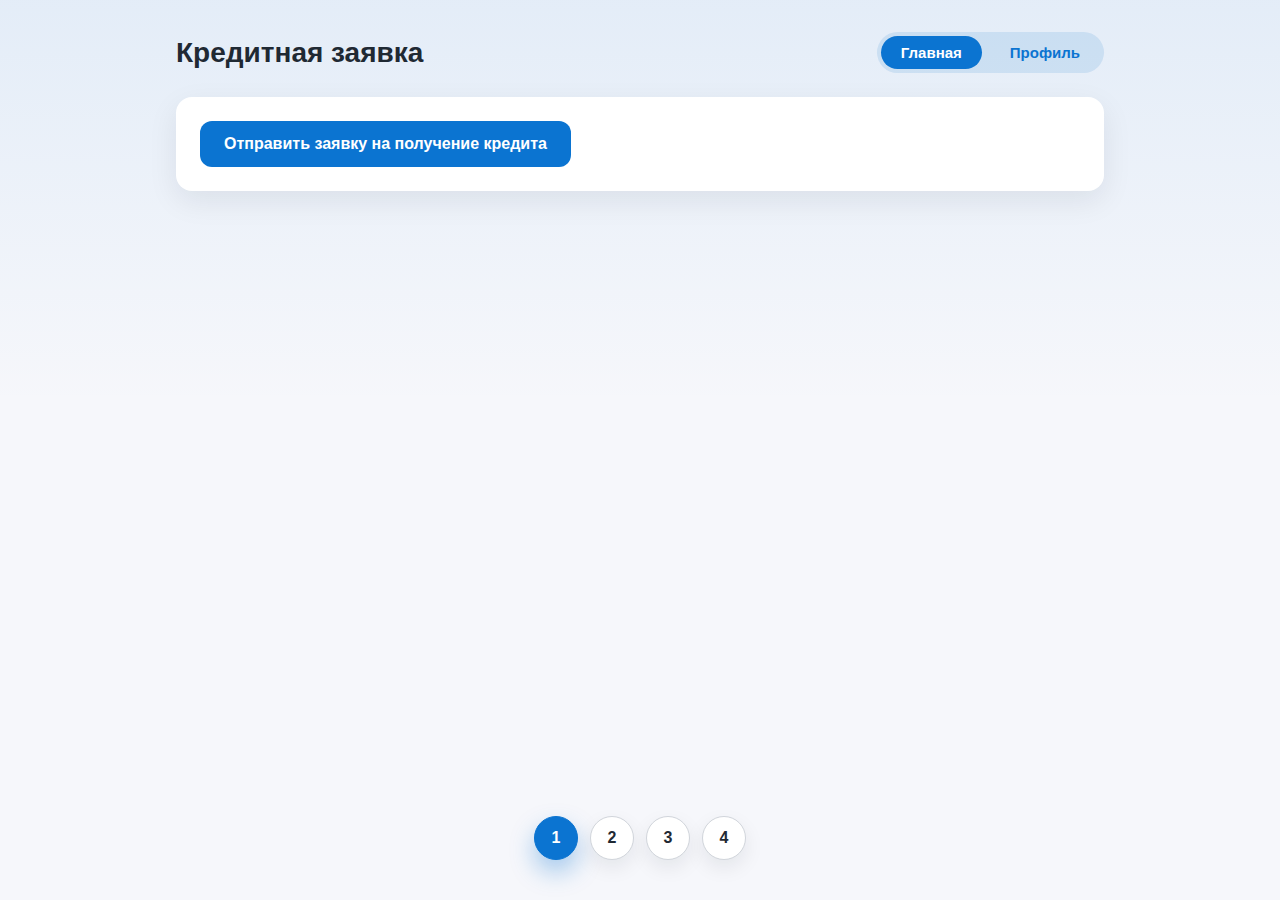
<file: index.html>
<!DOCTYPE html>
<html lang="ru">
<head>
  <meta charset="UTF-8">
  <meta name="viewport" content="width=device-width, initial-scale=1.0">
  <title>Кредитная заявка</title>
  <link rel="stylesheet" href="styles.css">
</head>
<body>
  <div class="app">
    <header class="app__header">
      <h1>Кредитная заявка</h1>
      <nav class="tabs" role="tablist">
        <button class="tabs__tab tabs__tab--active" data-target="home" role="tab" aria-selected="true">Главная</button>
        <button class="tabs__tab" data-target="profile" role="tab" aria-selected="false">Профиль</button>
      </nav>
    </header>

    <main class="app__content">
      <section id="home" class="tab-content tab-content--active" role="tabpanel">
        <button id="open-application" class="primary-button">Отправить заявку на получение кредита</button>

        <section id="application" class="application application--hidden" aria-live="polite">
          <header class="application__header">
            <h2>Статус заявки</h2>
            <div class="stages" role="list">
              <div class="stage stage--active" data-stage-index="0">Формирование</div>
              <div class="stage" data-stage-index="1">Согласование</div>
              <div class="stage" data-stage-index="2">Регистрация</div>
              <div class="stage" data-stage-index="3">В работе</div>
              <div class="stage" data-stage-index="4">Выполнено</div>
              <button id="next-stage" class="stage-control" aria-label="Следующий этап" title="Следующий этап">➡</button>
            </div>
          </header>

          <div class="application__body">
            <label class="field">
              <span class="field__label">Менеджер</span>
              <input type="text" id="manager" class="field__input" placeholder="Нажмите, чтобы подставить имя из профиля" readonly>
            </label>
          </div>
        </section>
      </section>

      <section id="profile" class="tab-content" role="tabpanel">
        <form id="profile-form" class="profile" novalidate>
          <p class="profile__hint">Имя должно состоять минимум из 2 букв, допустимы только кириллица и пробелы.</p>
          <label class="field">
            <span class="field__label">Имя</span>
            <input type="text" id="name" class="field__input" name="name" placeholder="Введите имя" required pattern="^[А-Яа-яЁё\s]{2,}$">
            <span class="field__error" id="name-error"></span>
          </label>

          <p class="profile__hint">Email должен соответствовать формату user@example.com.</p>
          <label class="field">
            <span class="field__label">Email</span>
            <input type="email" id="email" class="field__input" name="email" placeholder="Введите email">
            <span class="field__error" id="email-error"></span>
          </label>

          <button type="submit" class="primary-button">Сохранить</button>
        </form>
      </section>
    </main>
  </div>

  <div id="toast" class="toast" role="status" aria-live="assertive"></div>

  <nav class="pagination" aria-label="Навигация по страницам">
    <a href="index.html" class="pagination__link pagination__link--active" aria-current="page">1</a>
    <a href="credit.html" class="pagination__link">2</a>
    <a href="rzd.html" class="pagination__link">3</a>
    <a href="lifestyle.html" class="pagination__link">4</a>
  </nav>

  <script src="script.js"></script>
</body>
</html>
</file>
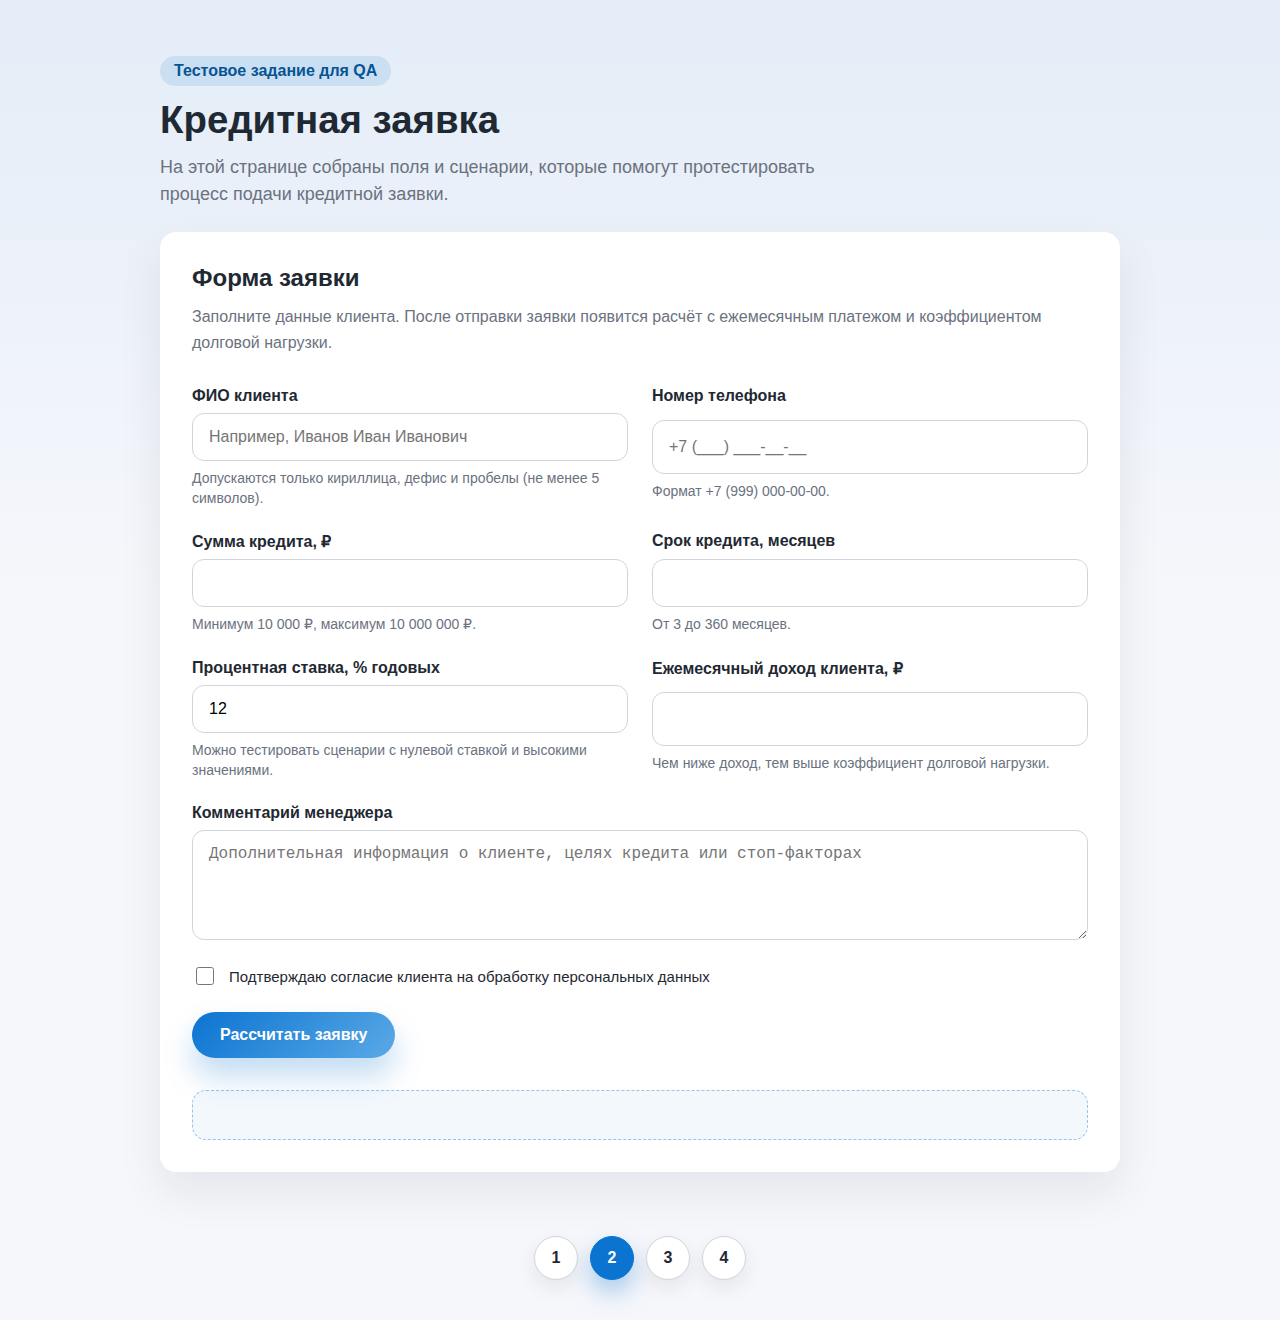
<file: credit.html>
<!DOCTYPE html>
<html lang="ru">
<head>
  <meta charset="UTF-8">
  <meta name="viewport" content="width=device-width, initial-scale=1.0">
  <title>Тестовое задание — Кредитная заявка</title>
  <link rel="stylesheet" href="styles.css">
</head>
<body>
  <header class="site-header">
    <div class="site-header__inner">
      <p class="site-header__badge">Тестовое задание для QA</p>
      <h1 class="site-header__title">Кредитная заявка</h1>
      <p class="site-header__subtitle">На этой странице собраны поля и сценарии, которые помогут протестировать процесс подачи кредитной заявки.</p>
    </div>
  </header>

  <main class="page">
    <section class="card" aria-labelledby="credit-form-title">
      <header class="card__header">
        <h2 id="credit-form-title">Форма заявки</h2>
        <p class="card__hint">Заполните данные клиента. После отправки заявки появится расчёт с ежемесячным платежом и коэффициентом долговой нагрузки.</p>
      </header>

      <form id="credit-form" class="form" novalidate>
        <div class="form__row">
          <label class="field">
            <span class="field__label">ФИО клиента</span>
            <input type="text" id="client-name" name="client-name" class="field__input" placeholder="Например, Иванов Иван Иванович" required pattern="^[А-Яа-яЁё\-\s]{5,}$">
            <span class="field__description">Допускаются только кириллица, дефис и пробелы (не менее 5 символов).</span>
          </label>

          <label class="field">
            <span class="field__label">Номер телефона</span>
            <input type="tel" id="client-phone" name="client-phone" class="field__input" placeholder="+7 (___) ___-__-__" required pattern="^\+7\s?\(?\d{3}\)?[\s\-]?\d{3}[\s\-]?\d{2}[\s\-]?\d{2}$">
            <span class="field__description">Формат +7 (999) 000-00-00.</span>
          </label>
        </div>

        <div class="form__row">
          <label class="field">
            <span class="field__label">Сумма кредита, ₽</span>
            <input type="number" id="loan-amount" name="loan-amount" class="field__input" min="10000" max="10000000" step="1000" required>
            <span class="field__description">Минимум 10 000 ₽, максимум 10 000 000 ₽.</span>
          </label>

          <label class="field">
            <span class="field__label">Срок кредита, месяцев</span>
            <input type="number" id="loan-term" name="loan-term" class="field__input" min="3" max="360" step="1" required>
            <span class="field__description">От 3 до 360 месяцев.</span>
          </label>
        </div>

        <div class="form__row">
          <label class="field">
            <span class="field__label">Процентная ставка, % годовых</span>
            <input type="number" id="interest-rate" name="interest-rate" class="field__input" min="0" max="50" step="0.1" value="12" required>
            <span class="field__description">Можно тестировать сценарии с нулевой ставкой и высокими значениями.</span>
          </label>

          <label class="field">
            <span class="field__label">Ежемесячный доход клиента, ₽</span>
            <input type="number" id="client-income" name="client-income" class="field__input" min="0" step="100" required>
            <span class="field__description">Чем ниже доход, тем выше коэффициент долговой нагрузки.</span>
          </label>
        </div>

        <label class="field">
          <span class="field__label">Комментарий менеджера</span>
          <textarea id="manager-comment" name="manager-comment" class="field__textarea" rows="3" placeholder="Дополнительная информация о клиенте, целях кредита или стоп-факторах"></textarea>
        </label>

        <label class="agreement">
          <input type="checkbox" id="consent" name="consent" required>
          <span>Подтверждаю согласие клиента на обработку персональных данных</span>
        </label>

        <button type="submit" class="button">Рассчитать заявку</button>
      </form>

      <section id="credit-result" class="result" aria-live="polite"></section>
    </section>
  </main>

  <nav class="pagination" aria-label="Навигация по страницам">
    <a href="index.html" class="pagination__link">1</a>
    <a href="credit.html" class="pagination__link pagination__link--active" aria-current="page">2</a>
    <a href="rzd.html" class="pagination__link">3</a>
    <a href="lifestyle.html" class="pagination__link">4</a>
  </nav>

  <script src="script.js"></script>
</body>
</html>
</file>
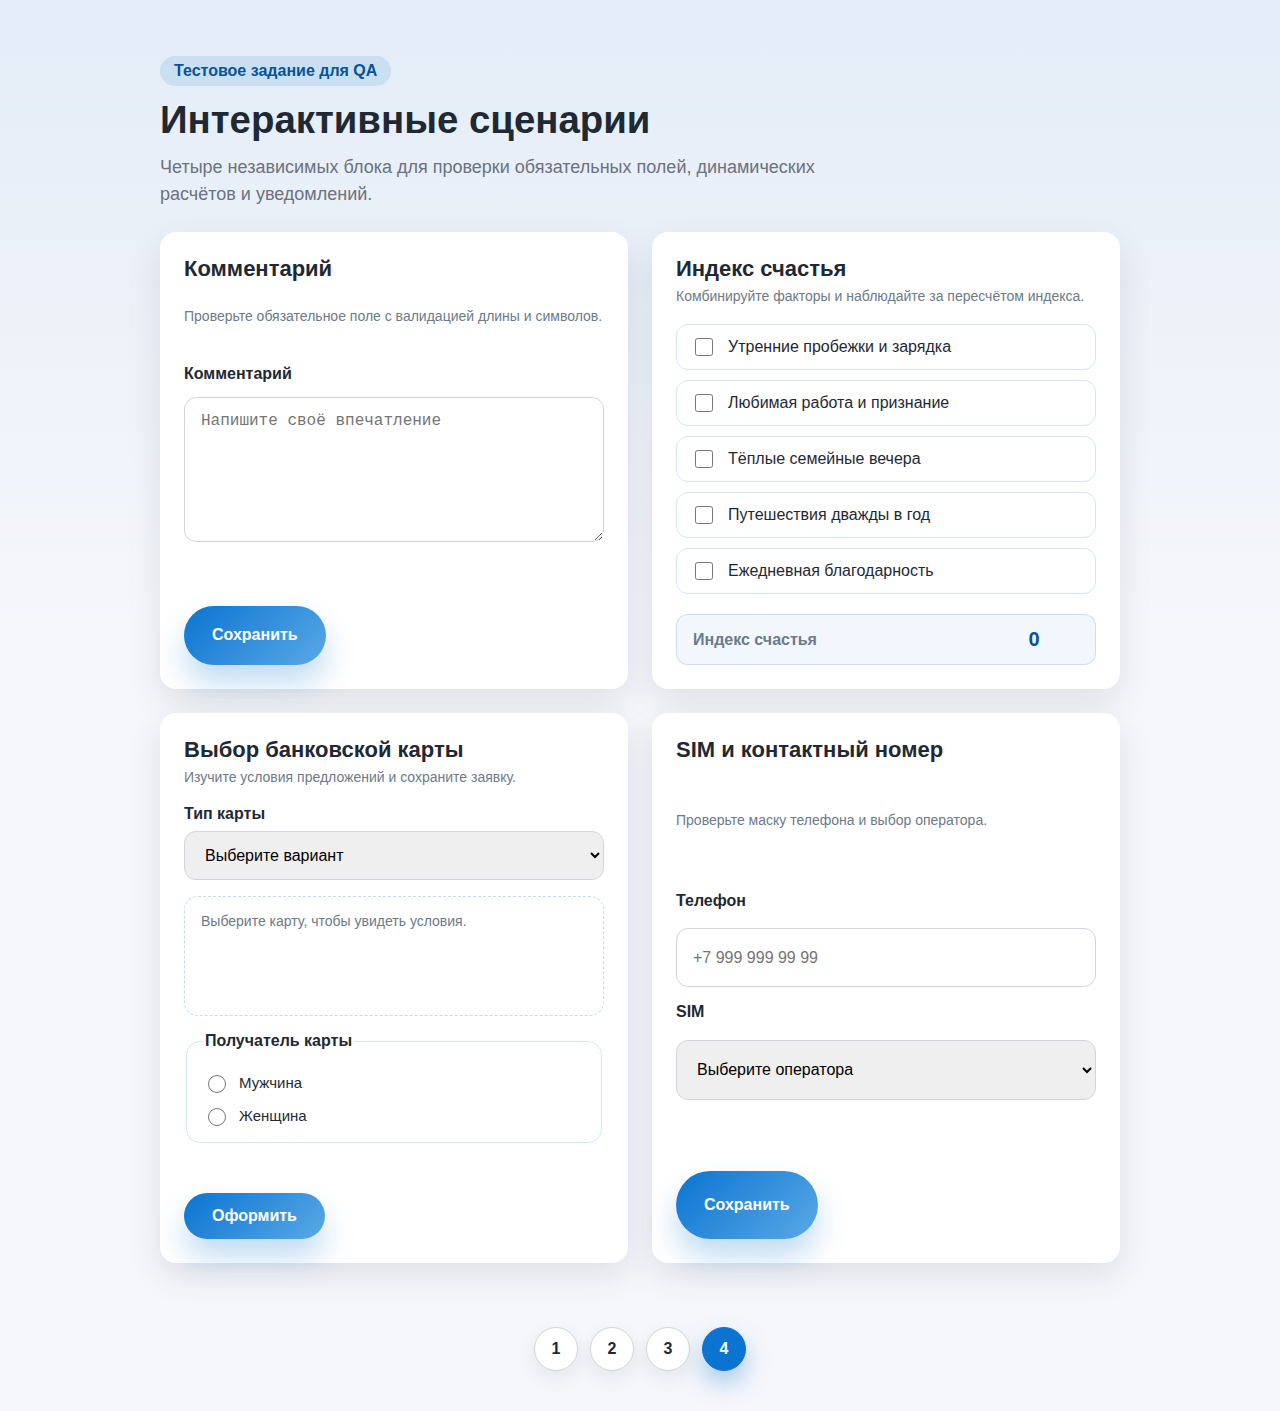
<file: lifestyle.html>
<!DOCTYPE html>
<html lang="ru">
<head>
  <meta charset="UTF-8">
  <meta name="viewport" content="width=device-width, initial-scale=1.0">
  <title>Тестовое задание — Интерактивные сценарии</title>
  <link rel="stylesheet" href="styles.css">
</head>
<body>
  <header class="site-header">
    <div class="site-header__inner">
      <p class="site-header__badge">Тестовое задание для QA</p>
      <h1 class="site-header__title">Интерактивные сценарии</h1>
      <p class="site-header__subtitle">Четыре независимых блока для проверки обязательных полей, динамических расчётов и уведомлений.</p>
    </div>
  </header>

  <main class="page">
    <div class="quad-grid">
      <section class="quad" aria-labelledby="comment-title">
        <div class="quad__header">
          <h2 id="comment-title" class="quad__title">Комментарий</h2>
          <p class="quad__note">Проверьте обязательное поле с валидацией длины и символов.</p>
        </div>
        <form id="comment-form" class="quad-form" novalidate>
          <label class="field">
            <span class="field__label">Комментарий</span>
            <textarea id="comment-text" name="comment" class="field__textarea" rows="6" required maxlength="500" placeholder="Напишите своё впечатление"></textarea>
          </label>
          <span class="field__error" id="comment-error"></span>
          <button type="submit" class="button">Сохранить</button>
        </form>
      </section>

      <section class="quad" id="happiness-section" aria-labelledby="happiness-title">
        <div class="quad__header">
          <h2 id="happiness-title" class="quad__title">Индекс счастья</h2>
          <p class="quad__note">Комбинируйте факторы и наблюдайте за пересчётом индекса.</p>
        </div>
        <div class="checkbox-group">
          <label class="checkbox">
            <input type="checkbox" name="happiness" value="morning" data-value="12">
            <span>Утренние пробежки и зарядка</span>
          </label>
          <label class="checkbox">
            <input type="checkbox" name="happiness" value="work" data-value="18">
            <span>Любимая работа и признание</span>
          </label>
          <label class="checkbox">
            <input type="checkbox" name="happiness" value="family" data-value="20">
            <span>Тёплые семейные вечера</span>
          </label>
          <label class="checkbox">
            <input type="checkbox" name="happiness" value="travel" data-value="15">
            <span>Путешествия дважды в год</span>
          </label>
          <label class="checkbox">
            <input type="checkbox" name="happiness" value="gratitude" data-value="10">
            <span>Ежедневная благодарность</span>
          </label>
        </div>
        <div class="happiness-output" aria-live="polite">
          <span class="happiness-output__label">Индекс счастья</span>
          <input type="text" id="happiness-index" class="happiness-output__value" value="0" readonly>
        </div>
      </section>

      <section class="quad" aria-labelledby="card-title">
        <div class="quad__header">
          <h2 id="card-title" class="quad__title">Выбор банковской карты</h2>
          <p class="quad__note">Изучите условия предложений и сохраните заявку.</p>
        </div>
        <form id="card-form" class="quad-form" novalidate>
          <label class="field">
            <span class="field__label">Тип карты</span>
            <select id="card-type" name="card-type" class="field__select" required>
              <option value="">Выберите вариант</option>
              <option value="debit">Дебетовая</option>
              <option value="business">Бизнес</option>
              <option value="credit">Кредитная</option>
              <option value="gold">Золотая</option>
              <option value="platinum">Платиновая</option>
              <option value="travel">Путешествия</option>
              <option value="youth">Молодёжная</option>
              <option value="premium">Премиальная</option>
              <option value="digital">Цифровая</option>
              <option value="cobrand">Кобрендинговая</option>
            </select>
          </label>

          <div id="card-details" class="card-details" aria-live="polite">
            <p class="placeholder">Выберите карту, чтобы увидеть условия.</p>
          </div>

          <fieldset class="radio-group">
            <legend class="radio-group__legend">Получатель карты</legend>
            <label class="radio">
              <input type="radio" name="card-gender" value="male">
              <span>Мужчина</span>
            </label>
            <label class="radio">
              <input type="radio" name="card-gender" value="female">
              <span>Женщина</span>
            </label>
          </fieldset>

          <span class="field__error" id="card-error"></span>

          <button type="submit" class="button">Оформить</button>
        </form>
      </section>

      <section class="quad" aria-labelledby="phone-title">
        <div class="quad__header">
          <h2 id="phone-title" class="quad__title">SIM и контактный номер</h2>
          <p class="quad__note">Проверьте маску телефона и выбор оператора.</p>
        </div>
        <form id="phone-form" class="quad-form" novalidate>
          <label class="field">
            <span class="field__label">Телефон</span>
            <input type="tel" id="phone-number" name="phone-number" class="field__input" placeholder="+7 999 999 99 99" required>
          </label>

          <label class="field">
            <span class="field__label">SIM</span>
            <select id="sim-provider" name="sim-provider" class="field__select" required>
              <option value="">Выберите оператора</option>
              <option value="beeline">Билайн</option>
              <option value="tele2">Теле2</option>
              <option value="mts">МТС</option>
            </select>
          </label>

          <span class="field__error" id="phone-error"></span>

          <button type="submit" class="button">Сохранить</button>
        </form>
      </section>
    </div>
  </main>

  <div id="toast" class="toast" role="status" aria-live="assertive"></div>

  <nav class="pagination" aria-label="Навигация по страницам">
    <a href="index.html" class="pagination__link">1</a>
    <a href="credit.html" class="pagination__link">2</a>
    <a href="rzd.html" class="pagination__link">3</a>
    <a href="lifestyle.html" class="pagination__link pagination__link--active" aria-current="page">4</a>
  </nav>

  <script src="script.js"></script>
</body>
</html>
</file>
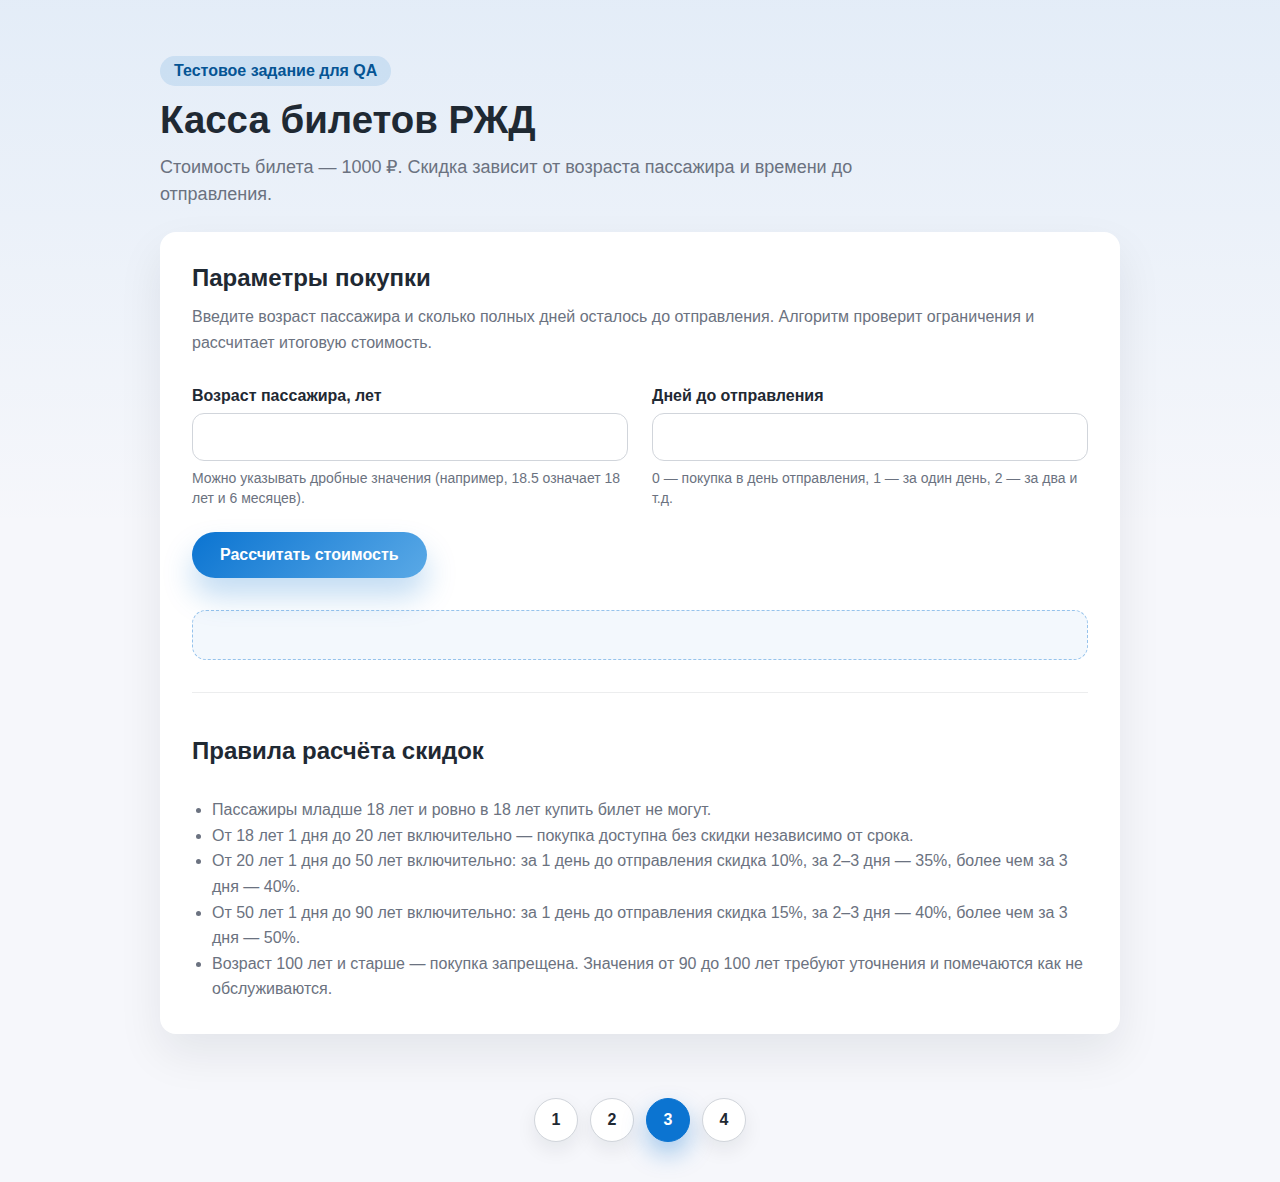
<file: rzd.html>
<!DOCTYPE html>
<html lang="ru">
<head>
  <meta charset="UTF-8">
  <meta name="viewport" content="width=device-width, initial-scale=1.0">
  <title>Тестовое задание — Касса билетов РЖД</title>
  <link rel="stylesheet" href="styles.css">
</head>
<body>
  <header class="site-header">
    <div class="site-header__inner">
      <p class="site-header__badge">Тестовое задание для QA</p>
      <h1 class="site-header__title">Касса билетов РЖД</h1>
      <p class="site-header__subtitle">Стоимость билета — 1000 ₽. Скидка зависит от возраста пассажира и времени до отправления.</p>
    </div>
  </header>

  <main class="page">
    <section class="card" aria-labelledby="ticket-form-title">
      <header class="card__header">
        <h2 id="ticket-form-title">Параметры покупки</h2>
        <p class="card__hint">Введите возраст пассажира и сколько полных дней осталось до отправления. Алгоритм проверит ограничения и рассчитает итоговую стоимость.</p>
      </header>

      <form id="ticket-form" class="form" novalidate>
        <div class="form__row">
          <label class="field">
            <span class="field__label">Возраст пассажира, лет</span>
            <input type="number" id="passenger-age" name="passenger-age" class="field__input" min="0" max="120" step="0.01" required>
            <span class="field__description">Можно указывать дробные значения (например, 18.5 означает 18 лет и 6 месяцев).</span>
          </label>

          <label class="field">
            <span class="field__label">Дней до отправления</span>
            <input type="number" id="days-before" name="days-before" class="field__input" min="0" max="365" step="1" required>
            <span class="field__description">0 — покупка в день отправления, 1 — за один день, 2 — за два и т.д.</span>
          </label>
        </div>

        <button type="submit" class="button">Рассчитать стоимость</button>
      </form>

      <section id="ticket-result" class="result" aria-live="polite"></section>

      <section class="rules" aria-labelledby="rules-title">
        <h2 id="rules-title">Правила расчёта скидок</h2>
        <ul class="rules__list">
          <li>Пассажиры младше 18 лет и ровно в 18 лет купить билет не могут.</li>
          <li>От 18 лет 1 дня до 20 лет включительно — покупка доступна без скидки независимо от срока.</li>
          <li>От 20 лет 1 дня до 50 лет включительно: за 1 день до отправления скидка 10%, за 2–3 дня — 35%, более чем за 3 дня — 40%.</li>
          <li>От 50 лет 1 дня до 90 лет включительно: за 1 день до отправления скидка 15%, за 2–3 дня — 40%, более чем за 3 дня — 50%.</li>
          <li>Возраст 100 лет и старше — покупка запрещена. Значения от 90 до 100 лет требуют уточнения и помечаются как не обслуживаются.</li>
        </ul>
      </section>
    </section>
  </main>

  <nav class="pagination" aria-label="Навигация по страницам">
    <a href="index.html" class="pagination__link">1</a>
    <a href="credit.html" class="pagination__link">2</a>
    <a href="rzd.html" class="pagination__link pagination__link--active" aria-current="page">3</a>
    <a href="lifestyle.html" class="pagination__link">4</a>
  </nav>

  <script src="script.js"></script>
</body>
</html>
</file>
<file: styles.css>
:root {
  --bg-color: #f6f7fb;
  --card-bg: #ffffff;
  --accent: #0b74d1;
  --accent-dark: #055494;
  --text-color: #1f2933;
  --muted: #6b7280;
  --border: #d1d5db;
  --radius: 16px;
  --shadow: 0 20px 45px rgba(15, 23, 42, 0.08);
  --primary-color: #0b74d1;
  --primary-dark: #055494;
  --background: #f5f7fb;
  --muted-color: #6c7a89;
  --error-color: #c0392b;
  --success-color: #2ecc71;
  --border-radius: 16px;
  --transition: 0.3s ease;
  font-family: 'Inter', 'Segoe UI', Tahoma, sans-serif;
}

* {
  box-sizing: border-box;
}

body {
  margin: 0;
  min-height: 100vh;
  background: linear-gradient(180deg, rgba(11, 116, 209, 0.08), transparent 45%), var(--bg-color);
  color: var(--text-color);
  display: flex;
  flex-direction: column;
}

.app {
  max-width: 960px;
  margin: 0 auto;
  padding: 32px 16px 48px;
  flex: 1 0 auto;
  width: 100%;
}

.app__header {
  display: flex;
  justify-content: space-between;
  align-items: center;
  margin-bottom: 24px;
}

.app__header h1 {
  margin: 0;
  font-size: 28px;
}

.tabs {
  display: inline-flex;
  gap: 8px;
  padding: 4px;
  background: rgba(11, 116, 209, 0.12);
  border-radius: 999px;
}

.tabs__tab {
  padding: 8px 20px;
  border: none;
  border-radius: 999px;
  background: transparent;
  color: var(--primary-color);
  font-size: 15px;
  font-weight: 600;
  cursor: pointer;
  transition: background var(--transition), color var(--transition);
}

.tabs__tab--active,
.tabs__tab:hover,
.tabs__tab:focus {
  background: var(--primary-color);
  color: #fff;
  outline: none;
}

.tab-content {
  display: none;
  background: var(--card-bg);
  border-radius: var(--border-radius);
  padding: 24px;
  box-shadow: 0 10px 30px rgba(15, 23, 42, 0.08);
}

.tab-content--active {
  display: block;
}

.primary-button {
  display: inline-block;
  padding: 14px 24px;
  background: var(--primary-color);
  color: #fff;
  border: none;
  border-radius: 12px;
  font-size: 16px;
  font-weight: 600;
  cursor: pointer;
  transition: background var(--transition);
}

.primary-button:hover,
.primary-button:focus {
  background: var(--primary-dark);
  outline: none;
}

.application {
  margin-top: 24px;
  display: grid;
  gap: 20px;
}

.application--hidden {
  display: none;
}

.application__header {
  display: flex;
  flex-direction: column;
  gap: 12px;
}

.stages {
  display: grid;
  grid-template-columns: repeat(5, minmax(120px, 1fr)) auto;
  gap: 8px;
  align-items: center;
}

.stage {
  padding: 12px 16px;
  background: rgba(11, 116, 209, 0.08);
  border-radius: 10px;
  text-align: center;
  color: var(--muted-color);
  font-weight: 600;
  transition: background var(--transition), color var(--transition), transform var(--transition);
}

.stage--active {
  background: var(--primary-color);
  color: #fff;
  transform: translateY(-2px);
}

.stage--completed {
  background: rgba(46, 204, 113, 0.18);
  color: var(--success-color);
}

.stage-control {
  justify-self: end;
  padding: 12px 16px;
  background: var(--primary-color);
  color: #fff;
  border: none;
  border-radius: 12px;
  cursor: pointer;
  font-size: 20px;
  line-height: 1;
  transition: background var(--transition), transform var(--transition);
}

.stage-control:hover,
.stage-control:focus {
  background: var(--primary-dark);
  transform: translateX(2px);
  outline: none;
}

.application__body {
  display: flex;
  gap: 16px;
  flex-wrap: wrap;
}

.application .field {
  display: flex;
  flex-direction: column;
  gap: 8px;
  flex: 1 1 280px;
}

.field__error {
  min-height: 18px;
  color: var(--error-color);
  font-size: 13px;
}

.profile__hint {
  margin: 0;
  color: var(--muted-color);
  font-size: 14px;
}

.field__input[readonly] {
  cursor: pointer;
  background: rgba(11, 116, 209, 0.05);
}

.toast {
  position: fixed;
  right: 24px;
  bottom: 24px;
  max-width: 320px;
  padding: 16px 18px;
  background: rgba(11, 116, 209, 0.9);
  color: #fff;
  border-radius: 14px;
  box-shadow: 0 12px 30px rgba(15, 23, 42, 0.15);
  opacity: 0;
  transform: translateY(20px);
  pointer-events: none;
  transition: opacity var(--transition), transform var(--transition);
}

.toast--visible {
  opacity: 1;
  transform: translateY(0);
}

.site-header {
  padding: 40px 16px 24px;
}

.site-header__inner {
  max-width: 960px;
  margin: 0 auto;
}

.site-header__badge {
  display: inline-block;
  padding: 6px 14px;
  background: rgba(11, 116, 209, 0.12);
  color: var(--accent-dark);
  border-radius: 999px;
  font-weight: 600;
  margin-bottom: 12px;
}

.site-header__title {
  margin: 0 0 12px;
  font-size: clamp(28px, 3vw, 40px);
}

.site-header__subtitle {
  margin: 0;
  max-width: 720px;
  font-size: 18px;
  color: var(--muted);
  line-height: 1.5;
}

.page {
  flex: 1;
  padding: 0 16px 40px;
  display: flex;
  justify-content: center;
}

.card {
  max-width: 960px;
  width: 100%;
  background: var(--card-bg);
  border-radius: var(--radius);
  box-shadow: var(--shadow);
  padding: 32px;
  display: grid;
  gap: 32px;
}

.card__header h2 {
  margin: 0 0 12px;
  font-size: 24px;
}

.card__hint {
  margin: 0;
  color: var(--muted);
  line-height: 1.6;
}

.form {
  display: grid;
  gap: 24px;
}

.form__row {
  display: grid;
  grid-template-columns: repeat(auto-fit, minmax(240px, 1fr));
  gap: 24px;
}

.field {
  display: grid;
  gap: 8px;
}

.field__label {
  font-weight: 600;
}

.field__input,
.field__textarea,
.field__select {
  width: 100%;
  padding: 14px 16px;
  border-radius: 12px;
  border: 1px solid var(--border);
  font-size: 16px;
  transition: border-color 0.2s ease, box-shadow 0.2s ease;
}

.field__textarea {
  resize: vertical;
  min-height: 110px;
}

.field__input:focus,
.field__textarea:focus,
.field__select:focus {
  border-color: var(--accent);
  outline: none;
  box-shadow: 0 0 0 4px rgba(11, 116, 209, 0.15);
}

.field__description {
  font-size: 14px;
  color: var(--muted);
  line-height: 1.4;
}

.agreement {
  display: flex;
  gap: 12px;
  align-items: center;
  font-size: 15px;
}

.agreement input {
  width: 18px;
  height: 18px;
}

.button {
  justify-self: start;
  background: linear-gradient(135deg, var(--accent), #5aa9e6);
  border: none;
  color: #fff;
  font-weight: 600;
  font-size: 16px;
  padding: 14px 28px;
  border-radius: 999px;
  cursor: pointer;
  box-shadow: 0 18px 30px rgba(11, 116, 209, 0.25);
  transition: transform 0.2s ease, box-shadow 0.2s ease;
}

.button:hover,
.button:focus {
  transform: translateY(-2px);
  box-shadow: 0 24px 38px rgba(11, 116, 209, 0.35);
  outline: none;
}

.result {
  background: rgba(11, 116, 209, 0.05);
  border-radius: 14px;
  padding: 24px;
  display: grid;
  gap: 18px;
  border: 1px dashed rgba(11, 116, 209, 0.4);
}

.result h3 {
  margin: 0;
}

.result__list {
  margin: 0;
  display: grid;
  gap: 12px;
}

.result__item {
  display: grid;
  gap: 4px;
}

.result__item dt {
  font-weight: 600;
  color: var(--muted);
}

.result__item dd {
  margin: 0;
  font-size: 18px;
}

.result__note {
  margin: 0;
  color: var(--muted);
  font-size: 15px;
}

.result__alert {
  background: #fee2e2;
  border: 1px solid #f87171;
  border-radius: 14px;
  padding: 20px;
  display: grid;
  gap: 8px;
}

.result__alert h3 {
  margin: 0;
  color: #b91c1c;
}

.rules {
  border-top: 1px solid rgba(15, 23, 42, 0.08);
  padding-top: 24px;
  display: grid;
  gap: 12px;
}

.rules__list {
  margin: 0;
  padding-left: 20px;
  color: var(--muted);
  line-height: 1.6;
}

.pagination {
  display: flex;
  justify-content: center;
  gap: 12px;
  padding: 24px 16px 40px;
}

.pagination__link {
  width: 44px;
  height: 44px;
  border-radius: 50%;
  background: var(--card-bg);
  border: 1px solid var(--border);
  color: var(--text-color);
  font-weight: 600;
  display: inline-flex;
  align-items: center;
  justify-content: center;
  text-decoration: none;
  box-shadow: 0 8px 20px rgba(15, 23, 42, 0.08);
  transition: background 0.2s ease, color 0.2s ease, transform 0.2s ease;
}

.pagination__link:hover,
.pagination__link:focus {
  transform: translateY(-2px);
  border-color: var(--accent);
  outline: none;
}

.pagination__link--active {
  background: var(--accent);
  border-color: var(--accent);
  color: #fff;
  box-shadow: 0 12px 24px rgba(11, 116, 209, 0.35);
}

.quad-grid {
  display: grid;
  grid-template-columns: repeat(2, minmax(280px, 1fr));
  gap: 24px;
  max-width: 960px;
  width: 100%;
}

.quad {
  background: var(--card-bg);
  border-radius: var(--border-radius);
  padding: 24px;
  box-shadow: 0 12px 34px rgba(15, 23, 42, 0.1);
  display: grid;
  gap: 20px;
}

.quad__header {
  display: grid;
  gap: 6px;
}

.quad__title {
  margin: 0;
  font-size: 22px;
}

.quad__note {
  margin: 0;
  color: var(--muted-color);
  font-size: 14px;
}

.quad-form {
  display: grid;
  gap: 16px;
}

.checkbox-group {
  display: grid;
  gap: 10px;
}

.checkbox {
  display: flex;
  gap: 12px;
  align-items: center;
  padding: 10px 14px;
  border: 1px solid rgba(11, 116, 209, 0.18);
  border-radius: 12px;
  transition: border-color var(--transition), background var(--transition);
}

.checkbox input {
  width: 18px;
  height: 18px;
}

.checkbox:hover,
.checkbox:focus-within {
  border-color: var(--accent);
  background: rgba(11, 116, 209, 0.08);
}

.happiness-output {
  display: flex;
  justify-content: space-between;
  align-items: center;
  padding: 12px 16px;
  border: 1px solid rgba(11, 116, 209, 0.18);
  border-radius: 12px;
  background: rgba(11, 116, 209, 0.06);
}

.happiness-output__label {
  font-weight: 600;
  color: var(--muted-color);
}

.happiness-output__value {
  width: 90px;
  text-align: center;
  font-size: 20px;
  font-weight: 700;
  border: none;
  background: transparent;
  color: var(--accent-dark);
}

.card-details {
  border: 1px dashed rgba(11, 116, 209, 0.25);
  border-radius: 14px;
  padding: 16px;
  min-height: 120px;
}

.details-list {
  margin: 0;
  display: grid;
  gap: 12px;
}

.details-list__item {
  display: grid;
  gap: 4px;
}

.details-list__item dt {
  font-weight: 600;
  color: var(--muted-color);
}

.details-list__item dd {
  margin: 0;
}

.placeholder {
  margin: 0;
  color: var(--muted-color);
  font-size: 14px;
}

.radio-group {
  border: 1px solid rgba(11, 116, 209, 0.18);
  border-radius: 14px;
  padding: 16px;
  display: grid;
  gap: 12px;
}

.radio-group__legend {
  font-weight: 600;
  margin-bottom: 6px;
}

.radio {
  display: inline-flex;
  align-items: center;
  gap: 10px;
  font-size: 15px;
}

.radio input {
  width: 18px;
  height: 18px;
}

#card-error,
#phone-error,
#comment-error {
  min-height: 18px;
}

@media (max-width: 768px) {
  .app {
    padding: 24px 12px 40px;
  }

  .stages {
    grid-template-columns: repeat(2, minmax(160px, 1fr));
  }

  .stage-control {
    justify-self: stretch;
  }

  .card {
    padding: 24px;
  }

  .button {
    width: 100%;
    justify-self: stretch;
  }

  .pagination {
    padding-bottom: 32px;
  }

  .quad-grid {
    grid-template-columns: 1fr;
  }
}

@media (max-width: 480px) {
  .site-header {
    padding-top: 24px;
  }

  .card {
    padding: 20px;
    border-radius: 14px;
  }

  .result {
    padding: 20px;
  }
}
</file>
